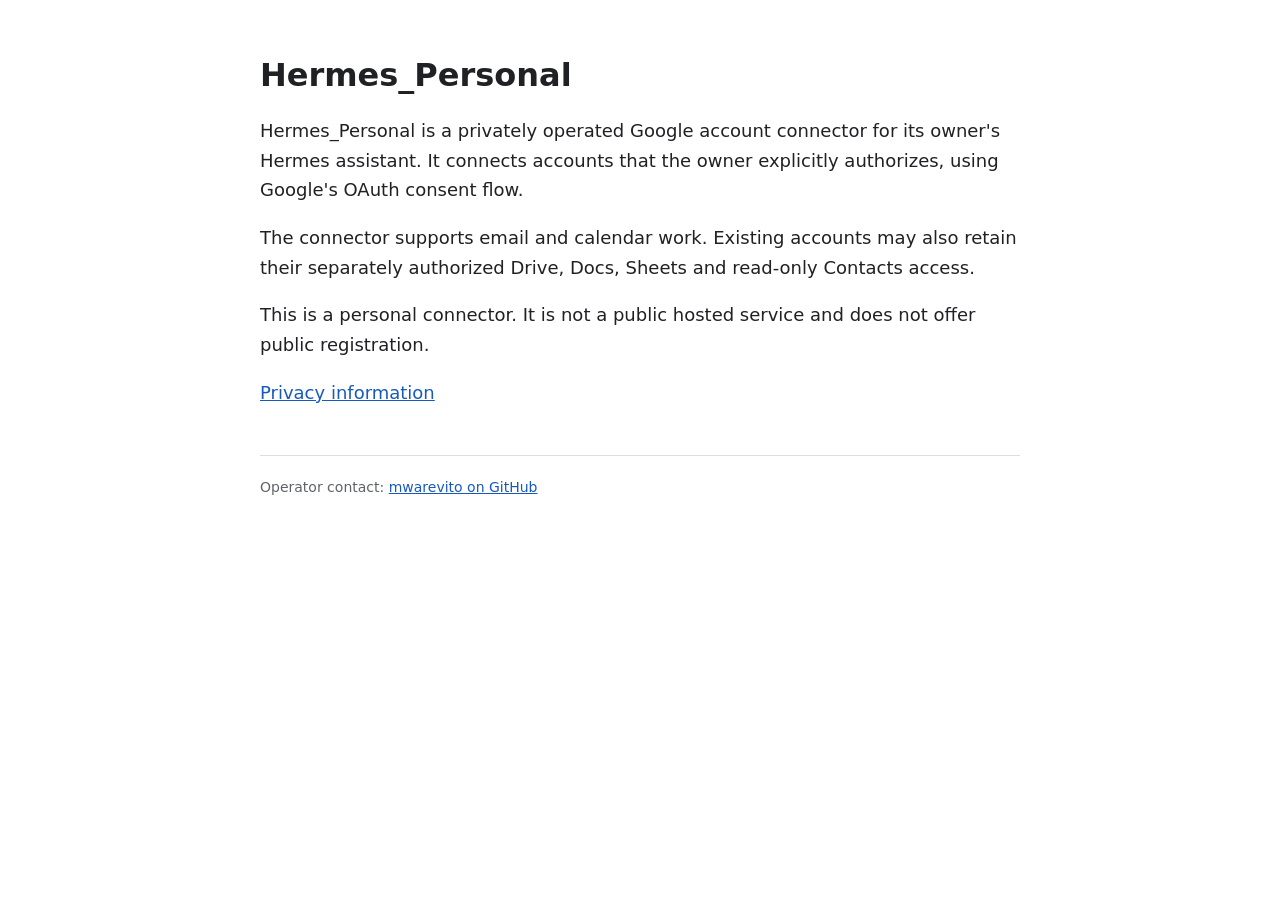
<file: index.html>
<!doctype html><html lang="en"><meta charset="utf-8"><meta name="viewport" content="width=device-width,initial-scale=1"><link rel="stylesheet" href="styles.css"><title>Hermes_Personal</title><main><h1>Hermes_Personal</h1>
<p>Hermes_Personal is a privately operated Google account connector for its owner's Hermes assistant. It connects accounts that the owner explicitly authorizes, using Google's OAuth consent flow.</p>
<p>The connector supports email and calendar work. Existing accounts may also retain their separately authorized Drive, Docs, Sheets and read-only Contacts access.</p>
<p>This is a personal connector. It is not a public hosted service and does not offer public registration.</p>
<p><a href="privacy.html">Privacy information</a></p></main>
<footer>Operator contact: <a href="https://github.com/mwarevito">mwarevito on GitHub</a></footer></html>
</file>
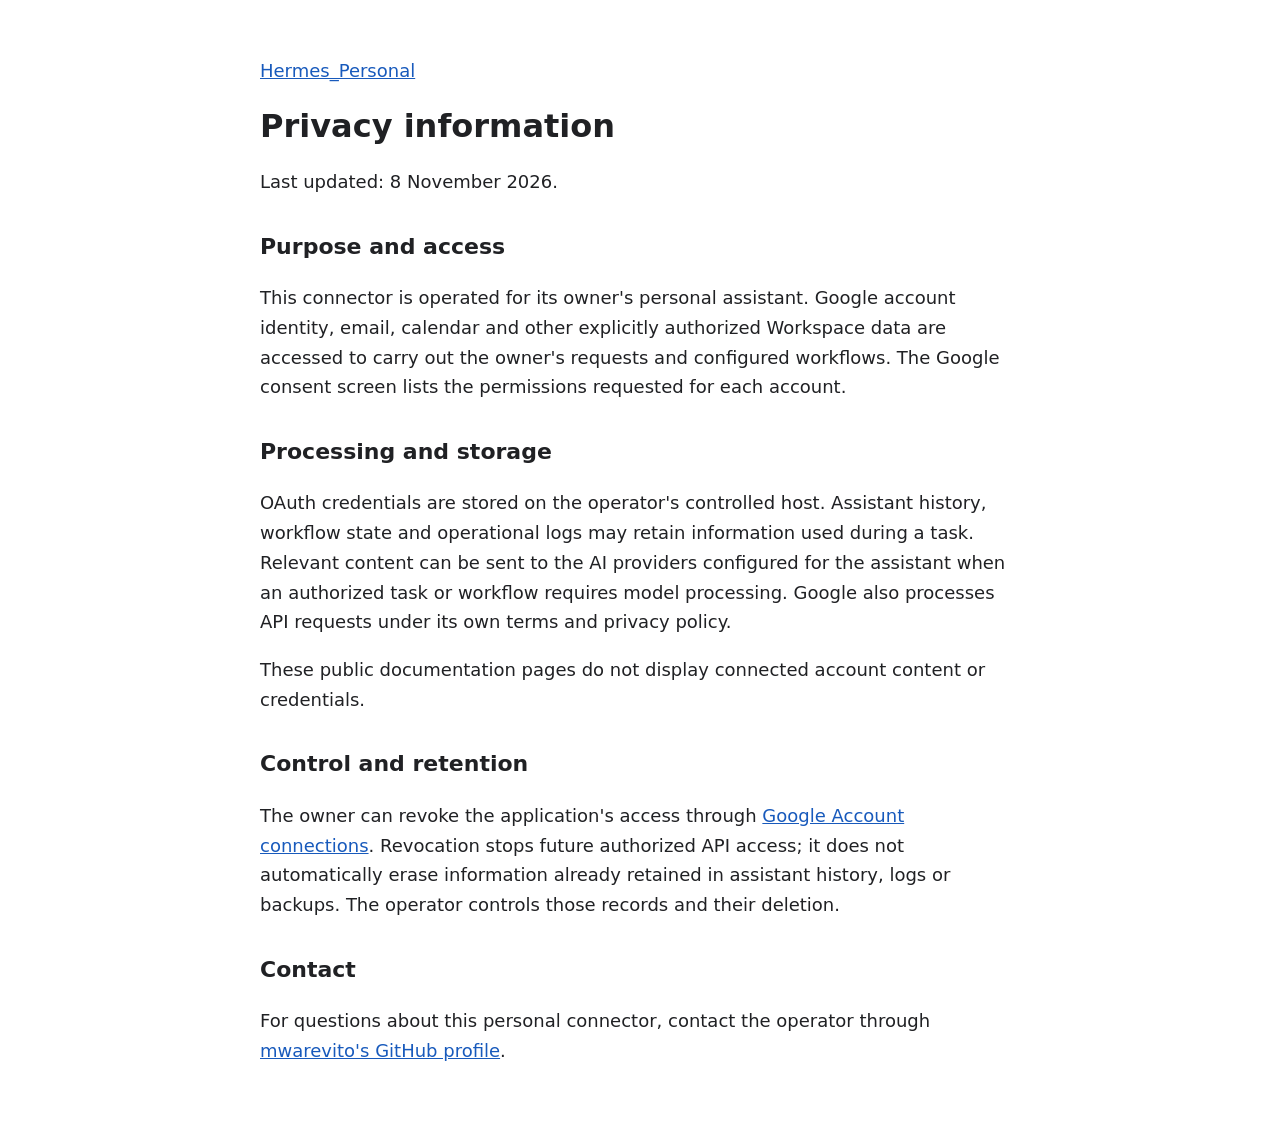
<file: privacy.html>
<!doctype html><html lang="en"><meta charset="utf-8"><meta name="viewport" content="width=device-width,initial-scale=1"><link rel="stylesheet" href="styles.css"><title>Privacy information | Hermes_Personal</title><main><p><a href="./">Hermes_Personal</a></p><h1>Privacy information</h1><p>Last updated: 8 November 2026.</p>
<h2>Purpose and access</h2><p>This connector is operated for its owner's personal assistant. Google account identity, email, calendar and other explicitly authorized Workspace data are accessed to carry out the owner's requests and configured workflows. The Google consent screen lists the permissions requested for each account.</p>
<h2>Processing and storage</h2><p>OAuth credentials are stored on the operator's controlled host. Assistant history, workflow state and operational logs may retain information used during a task. Relevant content can be sent to the AI providers configured for the assistant when an authorized task or workflow requires model processing. Google also processes API requests under its own terms and privacy policy.</p>
<p>These public documentation pages do not display connected account content or credentials.</p>
<h2>Control and retention</h2><p>The owner can revoke the application's access through <a href="https://myaccount.google.com/connections">Google Account connections</a>. Revocation stops future authorized API access; it does not automatically erase information already retained in assistant history, logs or backups. The operator controls those records and their deletion.</p>
<h2>Contact</h2><p>For questions about this personal connector, contact the operator through <a href="https://github.com/mwarevito">mwarevito's GitHub profile</a>.</p></main></html>
</file>
<file: styles.css>
body{font:18px/1.65 system-ui,-apple-system,sans-serif;color:#202124;background:#fff;max-width:760px;margin:56px auto;padding:0 24px}h1{font-size:32px;line-height:1.2}h2{font-size:22px;margin-top:32px}a{color:#185abc}footer{margin-top:48px;padding-top:20px;border-top:1px solid #ddd;font-size:14px;color:#5f6368}
</file>
